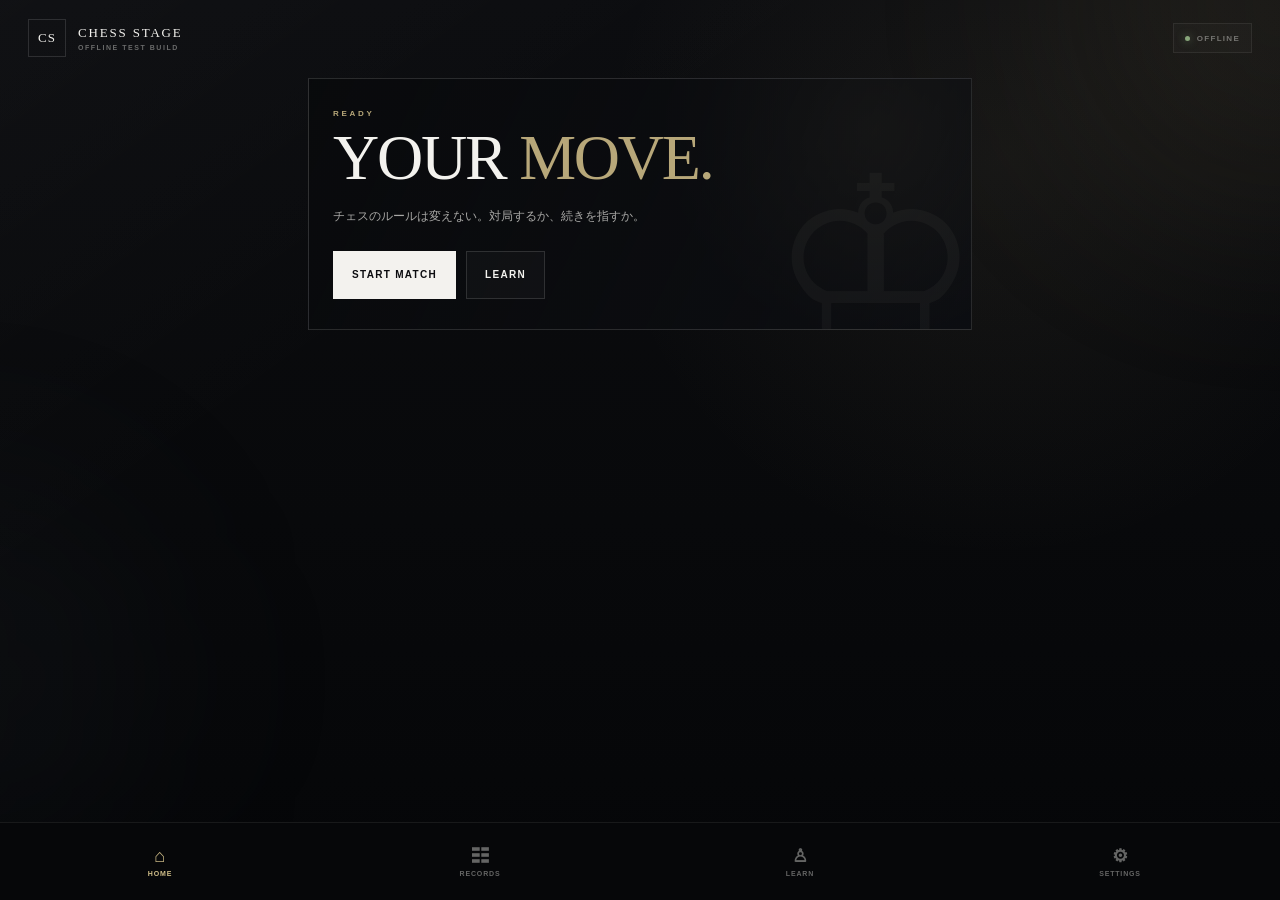
<file: index.html>
<!doctype html>
<html lang="ja">
<head>
  <meta charset="utf-8">
  <meta name="viewport" content="width=device-width, initial-scale=1, viewport-fit=cover">
  <meta name="theme-color" content="#08090b">
  <meta name="description" content="CHESS STAGE — チェスのルールは変えない。体験を変える。オフラインテストビルド。">
  <title>CHESS STAGE — Offline Build</title>
  <link rel="stylesheet" href="style.css">
  <link rel="stylesheet" href="board-polish.css">
</head>
<body>
  <div id="appShell" class="app-shell">
    <div class="ambient ambient-one"></div>
    <div class="ambient ambient-two"></div>

    <section id="mainScreen" class="screen active">
      <header class="top-header">
        <button id="brandButton" class="brand-button" type="button" aria-label="ホームへ">
          <span class="brand-mark">CS</span>
          <span class="brand-copy">
            <strong>CHESS STAGE</strong>
            <small>OFFLINE TEST BUILD</small>
          </span>
        </button>
        <span class="offline-chip"><i></i>OFFLINE</span>
      </header>

      <main id="viewRoot" class="view-root"></main>

      <nav class="bottom-nav" aria-label="メインナビゲーション">
        <button class="nav-button active" type="button" data-view="home">
          <span class="nav-icon">⌂</span><span>HOME</span>
        </button>
        <button class="nav-button" type="button" data-view="records">
          <span class="nav-icon">☷</span><span>RECORDS</span>
        </button>
        <button class="nav-button" type="button" data-view="learn">
          <span class="nav-icon">♙</span><span>LEARN</span>
        </button>
        <button class="nav-button" type="button" data-view="settings">
          <span class="nav-icon">⚙</span><span>SETTINGS</span>
        </button>
      </nav>
    </section>

    <section id="gameScreen" class="screen game-screen" aria-label="対局画面">
      <header class="game-header">
        <button id="leaveGameButton" class="icon-button" type="button" aria-label="対局を閉じる">←</button>
        <div class="game-title-block">
          <span id="gameModeLabel" class="game-mode-label">CPU MATCH</span>
          <strong id="gameStatus">WHITE TO MOVE</strong>
        </div>
        <button id="gameMenuButton" class="icon-button" type="button" aria-label="対局メニュー">•••</button>
      </header>

      <main class="game-main">
        <section id="topPlayer" class="player-strip">
          <div class="player-avatar" id="topPlayerAvatar">♚</div>
          <div class="player-copy">
            <strong id="topPlayerName">BLACK</strong>
            <span id="topCaptured" class="captured-line"></span>
          </div>
          <time id="topClock" class="player-clock">--:--</time>
        </section>

        <section class="board-stage">
          <div id="chessBoard" class="chess-board" role="grid" aria-label="チェス盤"></div>
          <div id="thinkingBadge" class="thinking-badge" aria-hidden="true"><i></i>THINKING</div>
        </section>

        <section id="bottomPlayer" class="player-strip">
          <div class="player-avatar" id="bottomPlayerAvatar">♔</div>
          <div class="player-copy">
            <strong id="bottomPlayerName">WHITE</strong>
            <span id="bottomCaptured" class="captured-line"></span>
          </div>
          <time id="bottomClock" class="player-clock active">--:--</time>
        </section>

        <section class="game-toolbar" aria-label="対局操作">
          <button id="undoButton" class="tool-button" type="button"><span>↶</span><small>UNDO</small></button>
          <button id="assistButton" class="tool-button active" type="button"><span>◎</span><small>ASSIST</small></button>
          <button id="flipBoardButton" class="tool-button" type="button"><span>↻</span><small>FLIP</small></button>
          <button id="claimDrawButton" class="tool-button" type="button" hidden><span>=</span><small>CLAIM</small></button>
        </section>

        <section class="move-panel collapsed">
          <div class="move-panel-head">
            <span>MOVE LIST</span>
            <div class="move-panel-actions">
              <button id="movePanelToggle" class="move-panel-toggle" type="button" aria-expanded="false">SHOW</button>
              <button id="copyPgnInlineButton" class="text-button" type="button">PGN COPY</button>
            </div>
          </div>
          <div id="moveList" class="move-list"><p class="empty-copy">対局を開始すると棋譜が表示されます。</p></div>
        </section>
      </main>
    </section>

    <div id="modalRoot" class="modal-root" aria-live="polite"></div>

    <div id="promotionOverlay" class="overlay" aria-hidden="true">
      <div class="dialog promotion-dialog" role="dialog" aria-modal="true" aria-labelledby="promotionTitle">
        <span class="eyebrow">PROMOTION</span>
        <h2 id="promotionTitle">昇格する駒を選択</h2>
        <div id="promotionChoices" class="promotion-choices"></div>
      </div>
    </div>

    <div id="resultOverlay" class="overlay" aria-hidden="true">
      <div class="dialog result-dialog" role="dialog" aria-modal="true" aria-labelledby="resultTitle">
        <span id="resultLabel" class="eyebrow">GAME END</span>
        <h2 id="resultTitle">CHECKMATE</h2>
        <p id="resultDescription">WHITE WINS</p>
        <div id="resultSummary" class="result-summary"></div>
        <button id="rematchButton" class="primary-button full" type="button">REMATCH</button>
        <div class="dialog-actions">
          <button id="resultRecordsButton" class="secondary-button" type="button">RECORDS</button>
          <button id="resultHomeButton" class="secondary-button" type="button">HOME</button>
        </div>
      </div>
    </div>

    <div id="toast" class="toast" role="status" aria-live="polite"><span id="toastText"></span></div>
  </div>

  <script src="engine-core.js"></script>
  <script src="engine-rules.js"></script>
  <script src="engine-ai.js"></script>
  <script src="app-core.js"></script>
  <script src="app-views.js"></script>
  <script src="app-game.js"></script>
  <script src="app-runtime.js"></script>
  <script src="app-board-polish.js"></script>
</body>
</html>
</file>
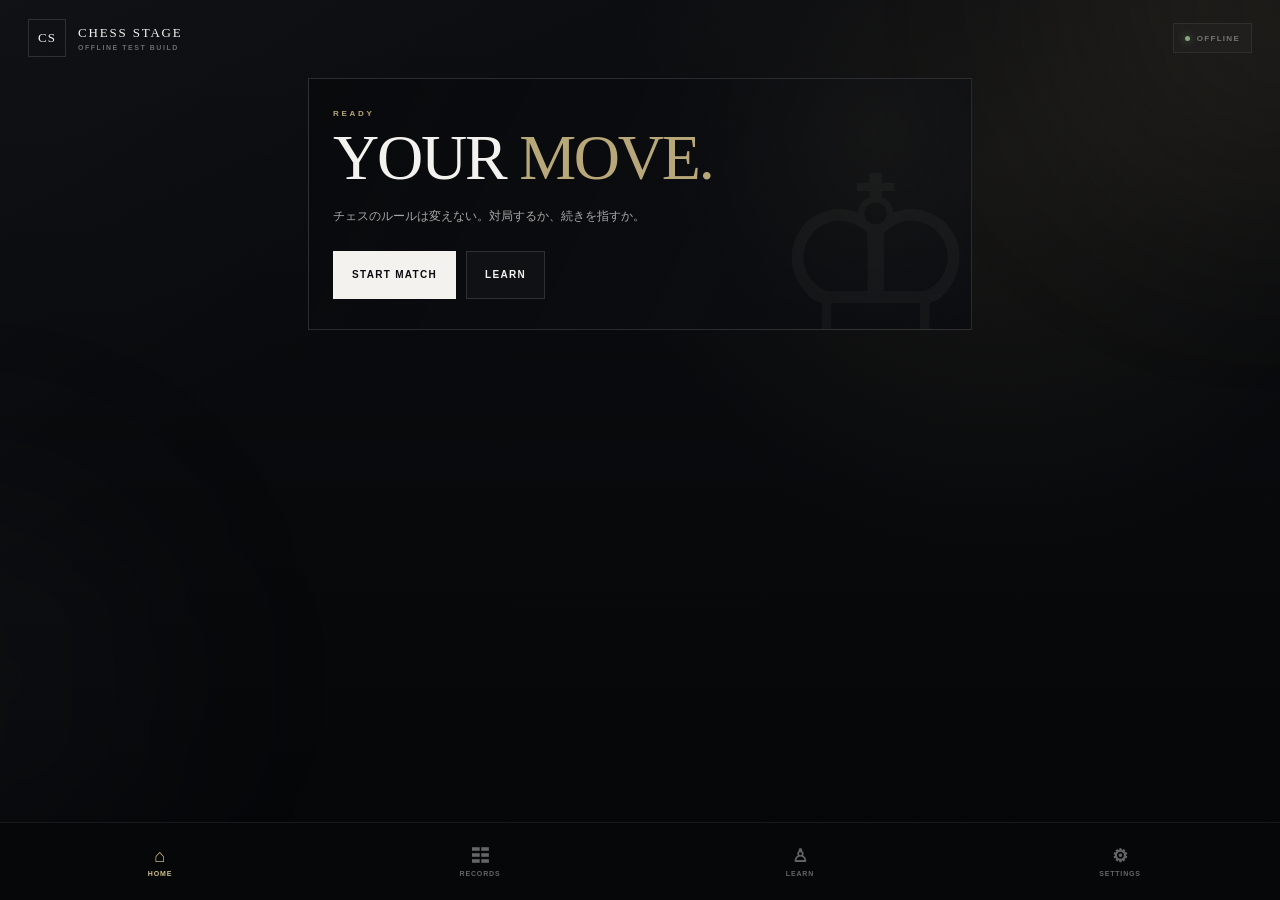
<file: easy.html>
<!DOCTYPE html>
<html lang="ja">
<head>
  <meta charset="UTF-8">
  <meta name="viewport" content="width=device-width, initial-scale=1.0, viewport-fit=cover">
  <meta name="theme-color" content="#08090b">
  <title>CHESS STAGE — EASY CPU</title>
  <style>
    html,
    body {
      width: 100%;
      height: 100%;
      margin: 0;
      overflow: hidden;
      background: #08090b;
    }

    iframe {
      display: block;
      width: 100%;
      height: 100dvh;
      border: 0;
      background: #08090b;
    }
  </style>
</head>
<body>
  <iframe
    id="gameFrame"
    src="./index.html?v=easy-integrated-v2"
    title="CHESS STAGE"
  ></iframe>

  <script>
    const gameFrame = document.getElementById("gameFrame");

    gameFrame.addEventListener("load", () => {
      const frameDocument = gameFrame.contentDocument;
      if (!frameDocument || !frameDocument.body) return;
      if (frameDocument.body.dataset.easyIntegrated === "v2") return;

      frameDocument.body.dataset.easyIntegrated = "v2";
      const patch = frameDocument.createElement("script");

      patch.textContent = `
        (() => {
          const originalCpuMove = cpuMove;
          const originalCommitMove = commitMove;
          const originalRenderBoard = renderBoard;
          const originalShowResult = showResult;

          const recordKey = "chessStageLocalRecordV1";
          const saveKey = "chessStageSavedCpuGameV3";

          let easyMode = true;
          let lastMove = null;
          let lastRecordedSessionId = null;
          let lastSavedSignature = "";
          let saveWatcher = null;
          let historyExpanded = false;

          const utilityStyle = document.createElement("style");
          utilityStyle.textContent =
            ".square.last-move {" +
            "box-shadow:" +
            "inset 0 0 0 2px rgba(211,197,151,0.56)," +
            "inset 0 0 24px rgba(211,197,151,0.22);" +
            "}" +
            ".move-history-strip {" +
            "display:flex;align-items:center;gap:10px;" +
            "width:min(100%,620px);min-height:28px;" +
            "margin:2px auto 0;padding:0 6px;" +
            "border-top:1px solid rgba(255,255,255,0.07);" +
            "border-bottom:1px solid rgba(255,255,255,0.07);" +
            "color:rgba(243,242,238,0.62);overflow:hidden;" +
            "}" +
            ".move-history-label {" +
            "flex:0 0 auto;color:rgba(243,242,238,0.34);" +
            "font-size:7px;font-weight:700;letter-spacing:0.22em;" +
            "}" +
            ".move-history-value {" +
            "min-width:0;overflow:hidden;text-overflow:ellipsis;" +
            "white-space:nowrap;font-size:9px;letter-spacing:0.08em;" +
            "}" +
            ".save-state {" +
            "flex:0 0 auto;margin-left:auto;white-space:nowrap;" +
            "color:rgba(183,167,121,0.82);" +
            "font-size:7px;font-weight:700;letter-spacing:0.14em;" +
            "}" +
            ".captured-pieces {" +
            "display:block;min-height:13px;margin-top:2px;" +
            "color:rgba(243,242,238,0.52);" +
            "font-family:Georgia,serif;font-size:12px;" +
            "line-height:1;letter-spacing:0.04em;white-space:nowrap;" +
            "}" +
            ".local-record {" +
            "display:block;margin-top:3px;" +
            "color:rgba(183,167,121,0.72);" +
            "font-size:7px;font-weight:700;letter-spacing:0.18em;" +
            "}";
          document.head.appendChild(utilityStyle);

          let localRecord = {
            wins: 0,
            losses: 0,
            draws: 0
          };

          try {
            const savedRecord = JSON.parse(localStorage.getItem(recordKey));
            if (savedRecord && typeof savedRecord === "object") {
              localRecord = {
                wins: Number(savedRecord.wins) || 0,
                losses: Number(savedRecord.losses) || 0,
                draws: Number(savedRecord.draws) || 0
              };
            }
          } catch (error) {
            console.warn("Local record could not be loaded", error);
          }

          const gameTitleBlock = document.querySelector(".game-title-block");
          let localRecordValue = document.getElementById("localRecordValue");

          if (gameTitleBlock && !localRecordValue) {
            localRecordValue = document.createElement("span");
            localRecordValue.id = "localRecordValue";
            localRecordValue.className = "local-record";
            gameTitleBlock.appendChild(localRecordValue);
          }

          function renderLocalRecord() {
            if (!localRecordValue) return;
            localRecordValue.textContent =
              "W " + localRecord.wins +
              "   L " + localRecord.losses +
              "   D " + localRecord.draws;
          }

          function saveLocalRecord() {
            try {
              localStorage.setItem(recordKey, JSON.stringify(localRecord));
            } catch (error) {
              console.warn("Local record could not be saved", error);
            }
          }

          renderLocalRecord();

          const boardStage = document.querySelector(".board-stage");
          let moveHistoryValue = null;
          let saveStateValue = null;

          if (boardStage && !document.getElementById("moveHistoryStrip")) {
            const historyStrip = document.createElement("div");
            historyStrip.id = "moveHistoryStrip";
            historyStrip.className = "move-history-strip";
            historyStrip.innerHTML =
              '<span class="move-history-label">MOVES</span>' +
              '<span id="moveHistoryValue" class="move-history-value">—</span>' +
              '<span id="saveStateValue" class="save-state">SAVE READY</span>';
            boardStage.insertAdjacentElement("afterend", historyStrip);
            moveHistoryValue = document.getElementById("moveHistoryValue");
            saveStateValue = document.getElementById("saveStateValue");
          } else {
            moveHistoryValue = document.getElementById("moveHistoryValue");
            saveStateValue = document.getElementById("saveStateValue");
          }

          function setSaveState(text) {
            if (saveStateValue) saveStateValue.textContent = text;
          }

          let capturedByBlack = document.getElementById("capturedByBlack");
          let capturedByWhite = document.getElementById("capturedByWhite");

          if (!capturedByBlack) {
            const blackPlayerCopy = document.querySelector(
              ".player-strip-top .player-copy"
            );
            if (blackPlayerCopy) {
              capturedByBlack = document.createElement("span");
              capturedByBlack.id = "capturedByBlack";
              capturedByBlack.className = "captured-pieces";
              capturedByBlack.textContent = "—";
              blackPlayerCopy.appendChild(capturedByBlack);
            }
          }

          if (!capturedByWhite) {
            const whitePlayerCopy = document.querySelector(
              ".player-strip-bottom .player-copy"
            );
            if (whitePlayerCopy) {
              capturedByWhite = document.createElement("span");
              capturedByWhite.id = "capturedByWhite";
              capturedByWhite.className = "captured-pieces";
              capturedByWhite.textContent = "—";
              whitePlayerCopy.appendChild(capturedByWhite);
            }
          }

          const initialPieceCounts = {
            Q: 1,
            R: 2,
            B: 2,
            N: 2,
            P: 8
          };

          function missingPieces(color) {
            const currentCounts = {
              Q: 0,
              R: 0,
              B: 0,
              N: 0,
              P: 0
            };

            if (!game || !game.board) return [];

            game.board.forEach((row) => {
              row.forEach((piece) => {
                if (
                  piece &&
                  piece.color === color &&
                  Object.prototype.hasOwnProperty.call(currentCounts, piece.type)
                ) {
                  currentCounts[piece.type] += 1;
                }
              });
            });

            const missing = [];
            ["Q", "R", "B", "N", "P"].forEach((type) => {
              const count = Math.max(
                0,
                initialPieceCounts[type] - currentCounts[type]
              );

              for (let index = 0; index < count; index += 1) {
                missing.push(PIECE_SYMBOLS[color + type]);
              }
            });

            return missing;
          }

          function updateCapturedPieces() {
            const whitePiecesLost = missingPieces("w");
            const blackPiecesLost = missingPieces("b");

            if (capturedByBlack) {
              capturedByBlack.textContent = whitePiecesLost.length
                ? whitePiecesLost.join("")
                : "—";
            }

            if (capturedByWhite) {
              capturedByWhite.textContent = blackPiecesLost.length
                ? blackPiecesLost.join("")
                : "—";
            }
          }

          function formatMove(move, index) {
            const moveNumber = Math.floor(index / 2) + 1;
            const prefix = index % 2 === 0 ? moveNumber + ". " : "… ";

            if (move.castle) {
              const castleText = move.castle.toLowerCase() === "q"
                ? "O-O-O"
                : "O-O";
              return prefix + castleText;
            }

            const separator = move.capture ? "×" : "–";
            const promotion = move.promotion ? "=" + move.promotion : "";
            return prefix + move.from.toUpperCase() + separator +
              move.to.toUpperCase() + promotion;
          }

          function updateMoveHistory() {
  if (!moveHistoryValue) return;

  const historyStripControl = document.getElementById("moveHistoryStrip");
  const historyLabel = historyStripControl
    ? historyStripControl.querySelector(".move-history-label")
    : null;

  if (!game || !game.history || game.history.length === 0) {
    moveHistoryValue.textContent = "—";
    if (historyLabel) historyLabel.textContent = "MOVES";
    return;
  }

  const start = historyExpanded
    ? 0
    : Math.max(0, game.history.length - 4);

  moveHistoryValue.textContent = game.history
    .slice(start)
    .map((move, offset) => formatMove(move, start + offset))
    .join("   ");

  if (historyLabel) {
    historyLabel.textContent = historyExpanded ? "ALL MOVES" : "MOVES";
  }
}

const moveHistoryStripControl = document.getElementById("moveHistoryStrip");

if (moveHistoryStripControl) {
  moveHistoryStripControl.style.cursor = "pointer";
  moveHistoryStripControl.setAttribute("role", "button");
  moveHistoryStripControl.setAttribute("tabindex", "0");
  moveHistoryStripControl.setAttribute(
    "aria-label",
    "棋譜の全手表示を切り替える"
  );

  function toggleMoveHistory() {
    if (!game || !game.history || game.history.length === 0) {
      showToast("NO MOVES YET");
      return;
    }

    historyExpanded = !historyExpanded;
    moveHistoryValue.style.overflowX = historyExpanded ? "auto" : "hidden";
    moveHistoryValue.style.textOverflow = historyExpanded ? "clip" : "ellipsis";
    moveHistoryValue.style.webkitOverflowScrolling = "touch";
    updateMoveHistory();

    if (historyExpanded) {
      setTimeout(() => {
        moveHistoryValue.scrollLeft = moveHistoryValue.scrollWidth;
      }, 0);
    } else {
      moveHistoryValue.scrollLeft = 0;
    }

    showToast(historyExpanded ? "FULL MOVE HISTORY" : "RECENT MOVES");
  }

  moveHistoryStripControl.addEventListener("click", toggleMoveHistory);
  moveHistoryStripControl.addEventListener("keydown", (event) => {
    if (event.key === "Enter" || event.key === " ") {
      event.preventDefault();
      toggleMoveHistory();
    }
  });
}

function difficultyText() {
            return easyMode ? "EASY" : "NORMAL";
          }

          function saveSignature() {
            if (!game) return "";
            return JSON.stringify({
              difficulty: difficultyText(),
              game
            });
          }

          function clearSavedGame() {
            try {
              localStorage.removeItem(saveKey);
              lastSavedSignature = "";
              setSaveState("SAVE READY");
            } catch (error) {
              console.warn("Saved game could not be cleared", error);
              setSaveState("SAVE ERROR");
            }
          }

          function saveCurrentGame() {
            try {
              if (
                !game ||
                game.over ||
                !game.history ||
                game.history.length === 0
              ) {
                if (!game || !game.history || game.history.length === 0) {
                  setSaveState("SAVE READY");
                }
                return false;
              }

              const signature = saveSignature();
              if (signature === lastSavedSignature) {
                return true;
              }

              localStorage.setItem(
                saveKey,
                JSON.stringify({
                  version: 3,
                  savedAt: Date.now(),
                  difficulty: difficultyText(),
                  game
                })
              );
              lastSavedSignature = signature;
              setSaveState("SAVED");
              return true;
            } catch (error) {
              console.warn("Game could not be saved", error);
              setSaveState("SAVE ERROR");
              return false;
            }
          }

          renderBoard = function patchedRenderBoard() {
            originalRenderBoard();
            updateMoveHistory();
            updateCapturedPieces();

            if (!game || !game.history || game.history.length === 0) {
              lastMove = null;
              return;
            }

            const latestMove = game.history[game.history.length - 1];
            lastMove = {
              from: latestMove.from,
              to: latestMove.to
            };

            [lastMove.from, lastMove.to].forEach((squareName) => {
              const square = document.querySelector(
                '.square[data-square="' + squareName + '"]'
              );
              if (square) square.classList.add("last-move");
            });
          };

          commitMove = function patchedCommitMove(move) {
            lastMove = {
              from: move.from,
              to: move.to
            };
            originalCommitMove(move);
            setTimeout(saveCurrentGame, 0);
          };

          showResult = function patchedShowResult(end) {
            clearSavedGame();
            originalShowResult(end);

            if (
              !end ||
              !end.over ||
              lastRecordedSessionId === gameSessionId
            ) {
              return;
            }

            lastRecordedSessionId = gameSessionId;

            if (end.winner === "w") {
              localRecord.wins += 1;
            } else if (end.winner === "b") {
              localRecord.losses += 1;
            } else {
              localRecord.draws += 1;
            }

            saveLocalRecord();
            renderLocalRecord();
          };

          const controls = document.querySelector(".game-controls");
          let difficultyButton = document.getElementById("difficultyButton");

          if (controls && !difficultyButton) {
            controls.style.gridTemplateColumns = "repeat(3, minmax(0, 1fr))";

            difficultyButton = document.createElement("button");
            difficultyButton.id = "difficultyButton";
            difficultyButton.className = "control-button active";
            difficultyButton.type = "button";
            difficultyButton.innerHTML =
              '<span class="control-label">LEVEL</span>' +
              '<span id="difficultyState" class="control-value">EASY</span>';

            controls.insertBefore(difficultyButton, controls.lastElementChild);
          }

          function renderDifficulty() {
            const difficultyState = document.getElementById("difficultyState");
            if (difficultyState) {
              difficultyState.textContent = difficultyText();
            }
            if (difficultyButton) {
              difficultyButton.classList.toggle("active", easyMode);
            }
          }

          if (difficultyButton) {
            difficultyButton.addEventListener("click", () => {
              easyMode = !easyMode;
              renderDifficulty();
              showToast(easyMode ? "CPU LEVEL — EASY" : "CPU LEVEL — NORMAL");
              setTimeout(saveCurrentGame, 0);
            });
          }

          const originalFlipButton = document.getElementById("flipBoardButton");
          let undoButton = null;

          if (originalFlipButton) {
            undoButton = originalFlipButton.cloneNode(true);
            originalFlipButton.replaceWith(undoButton);
            undoButton.textContent = "↶";
            undoButton.setAttribute("aria-label", "1ターン戻す");
            undoButton.style.opacity = "1";
            undoButton.style.cursor = "pointer";
          }

          function cleanMove(move) {
            return {
              from: move.from,
              to: move.to,
              promotion: move.promotion,
              enPassant: move.enPassant,
              castle: move.castle
            };
          }

          function undoPlayerTurn() {
            if (!game || !game.history || game.history.length === 0) {
              showToast("NO TURN TO UNDO");
              return;
            }

            if (pendingPromotion) {
              showToast("FINISH PROMOTION FIRST");
              return;
            }

            if (game.over) {
              showToast("GAME ALREADY ENDED");
              return;
            }

            const removeCount = game.turn === "b" || cpuThinking ? 1 : 2;
            const keepCount = Math.max(0, game.history.length - removeCount);
            const retainedMoves = game.history
              .slice(0, keepCount)
              .map(cleanMove);

            gameSessionId += 1;
            clearGameTimers();
            cpuThinking = false;
            selectedSquare = null;
            legalTargets = [];
            pendingPromotion = null;
            hidePromotion();
            hideResult();

            let rebuiltGame = createGameFromFen(START_FEN);
            retainedMoves.forEach((move) => {
              rebuiltGame = applyMove(rebuiltGame, move);
            });

            game = rebuiltGame;
            boardFlipped = false;
            renderBoard();

            if (game.history.length === 0) {
              clearSavedGame();
            } else {
              lastSavedSignature = "";
              saveCurrentGame();
            }

            showToast(removeCount === 1 ? "MOVE UNDONE" : "TURN UNDONE");
          }

          if (undoButton) {
            undoButton.addEventListener("click", undoPlayerTurn);
          }

          function restoreSavedGame() {
            let saved = null;

            try {
              saved = JSON.parse(localStorage.getItem(saveKey));
            } catch (error) {
              console.warn("Saved game could not be read", error);
              clearSavedGame();
              return false;
            }

            if (
              !saved ||
              saved.version !== 3 ||
              !saved.game ||
              !Array.isArray(saved.game.board) ||
              !Array.isArray(saved.game.history) ||
              saved.game.history.length === 0 ||
              saved.game.over
            ) {
              setSaveState("SAVE READY");
              return false;
            }

            easyMode = saved.difficulty !== "NORMAL";
            renderDifficulty();

            gameSessionId += 1;
            clearGameTimers();
            game = saved.game;
            game.over = false;
            selectedSquare = null;
            legalTargets = [];
            pendingPromotion = null;
            cpuThinking = false;
            boardFlipped = false;
            hidePromotion();
            hideResult();

            const home = document.getElementById("homeScreen");
            const gameView = document.getElementById("gameScreen");
            if (home) home.classList.remove("active");
            if (gameView) gameView.classList.add("active");

            renderBoard();
            lastSavedSignature = saveSignature();
            setSaveState("RESTORED");
            showToast("GAME RESTORED");

            if (game.turn === "b") {
              scheduleCpuMove();
            }

            return true;
          }

          const newGameButton = document.getElementById("localMatchButton");
          const rematch = document.getElementById("rematchButton");

          if (newGameButton) {
            newGameButton.addEventListener("click", clearSavedGame, true);
          }

          if (rematch) {
            rematch.addEventListener("click", clearSavedGame, true);
          }

          document.addEventListener("visibilitychange", () => {
            if (document.visibilityState === "hidden") {
              saveCurrentGame();
            }
          });

          window.addEventListener("pagehide", saveCurrentGame);
          window.addEventListener("beforeunload", saveCurrentGame);

          if (saveWatcher === null) {
            saveWatcher = setInterval(saveCurrentGame, 250);
          }

          cpuMove = function patchedCpuMove() {
            if (!easyMode) {
              originalCpuMove();
              return;
            }

            if (!game || game.over || game.turn !== "b") {
              cpuThinking = false;
              if (game) renderStatus();
              return;
            }

            try {
              const moves = legalMoves(game);

              if (!moves.length) {
                const end = gameEndState(game);
                game.over = end.over;
                cpuThinking = false;
                renderBoard();
                if (end.over) showResult(end);
                return;
              }

              const values = {
                P: 100,
                N: 320,
                B: 330,
                R: 500,
                Q: 900,
                K: 20000
              };

              function materialValue(state) {
                let score = 0;

                for (let r = 0; r < 8; r += 1) {
                  for (let c = 0; c < 8; c += 1) {
                    const piece = state.board[r][c];
                    if (!piece) continue;
                    const value = values[piece.type] || 0;
                    score += piece.color === "b" ? value : -value;
                  }
                }

                return score;
              }

              const scoredMoves = moves.map((move) => {
                const choice = {
                  ...move,
                  promotion: move.promotion ? "Q" : move.promotion
                };

                const afterCpu = applyMove(game, choice);
                const end = gameEndState(afterCpu);

                if (end.over && end.winner === "b") {
                  return { move: choice, score: 1000000 };
                }

                if (end.over) {
                  return { move: choice, score: 0 };
                }

                const whiteMoves = legalMoves(afterCpu);
                let worstReply = materialValue(afterCpu);

                if (isInCheck(afterCpu, "w")) {
                  worstReply += 24;
                }

                if (whiteMoves.length) {
                  worstReply = Infinity;

                  whiteMoves.forEach((whiteMove) => {
                    const whiteChoice = {
                      ...whiteMove,
                      promotion: whiteMove.promotion ? "Q" : whiteMove.promotion
                    };
                    const afterWhite = applyMove(afterCpu, whiteChoice);
                    const whiteEnd = gameEndState(afterWhite);
                    let replyScore = materialValue(afterWhite);

                    if (whiteEnd.over && whiteEnd.winner === "w") {
                      replyScore = -1000000;
                    } else if (whiteEnd.over) {
                      replyScore = 0;
                    }

                    worstReply = Math.min(worstReply, replyScore);
                  });
                }

                return { move: choice, score: worstReply };
              });

              scoredMoves.sort((a, b) => b.score - a.score);

              const poolSize = Math.min(
                scoredMoves.length,
                Math.max(4, Math.ceil(scoredMoves.length * 0.4))
              );
              const candidatePool = scoredMoves.slice(0, poolSize);
              const chosen = candidatePool[
                Math.floor(Math.random() * candidatePool.length)
              ].move;

              commitMove(chosen);
            } catch (error) {
              cpuThinking = false;
              console.error("Easy CPU move failed", error);
              renderStatus();
              showToast("CPU MOVE ERROR");
            }
          };

          boardFlipped = false;
          renderDifficulty();
          setSaveState("SAVE READY");
          restoreSavedGame();
        })();
      `;

      frameDocument.body.appendChild(patch);
    });
  </script>
</body>
</html>
</file>
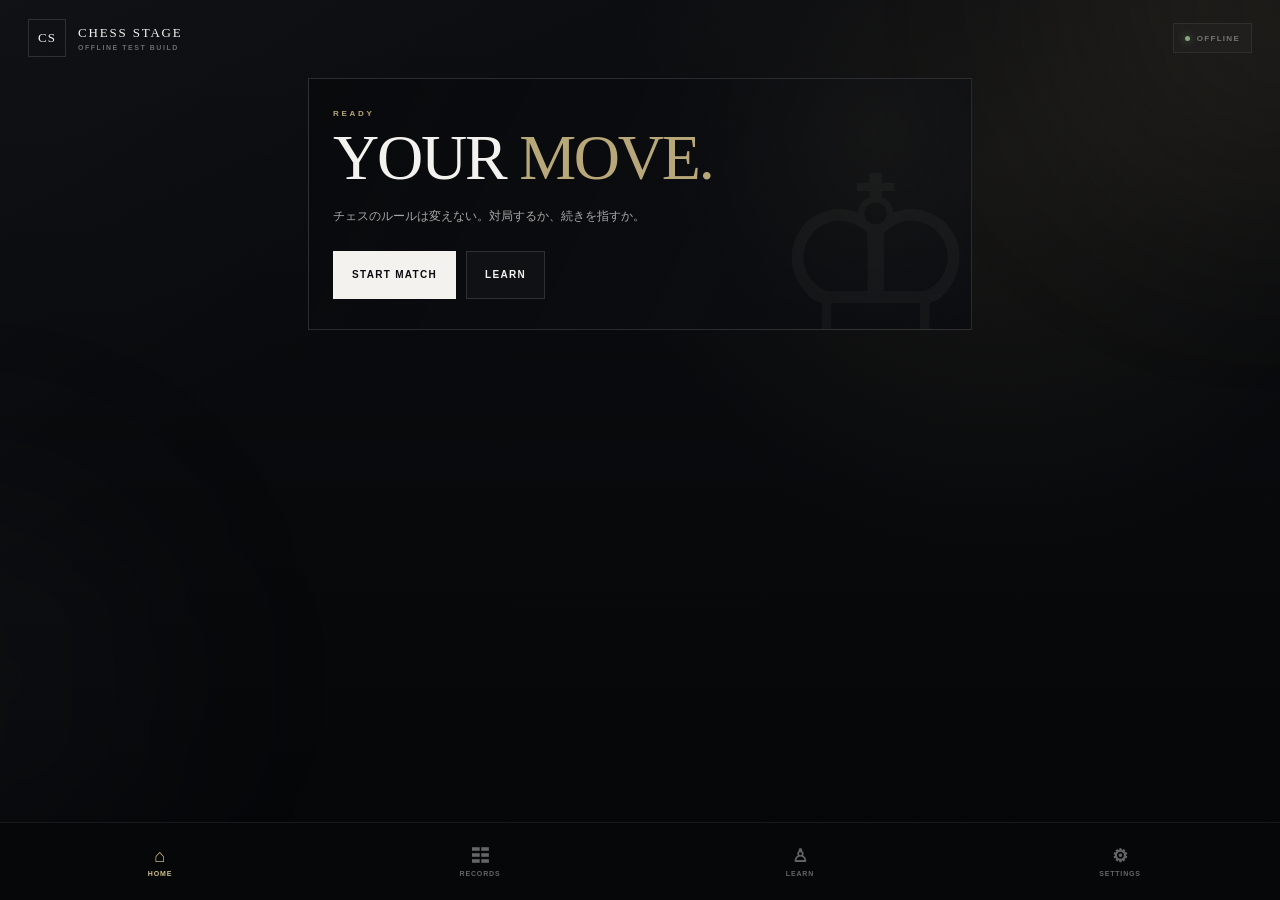
<file: play-v2.html>
<!DOCTYPE html>
<html lang="ja">
<head>
  <meta charset="UTF-8">
  <meta name="viewport" content="width=device-width, initial-scale=1.0, viewport-fit=cover">
  <meta name="theme-color" content="#08090b">
  <title>CHESS STAGE — CPU TEST V2</title>
  <style>
    html,
    body {
      width: 100%;
      height: 100%;
      margin: 0;
      overflow: hidden;
      background: #08090b;
    }

    iframe {
      display: block;
      width: 100%;
      height: 100dvh;
      border: 0;
      background: #08090b;
    }
  </style>
</head>
<body>
  <iframe
    id="easyFrame"
    src="./easy.html?v=cpu-test-v2"
    title="CHESS STAGE"
  ></iframe>

  <script>
    const easyFrame = document.getElementById("easyFrame");
    const buildId = "cpu-test-v2";
    let indexCacheBusted = false;
    let installTimer = null;

    function injectUndoPatch(gameDocument) {
      if (
        !gameDocument ||
        !gameDocument.body ||
        gameDocument.body.dataset.undoPatchV2 === buildId
      ) {
        return false;
      }

      const flipButton = gameDocument.getElementById("flipBoardButton");
      if (!flipButton) return false;

      gameDocument.body.dataset.undoPatchV2 = buildId;

      const patch = gameDocument.createElement("script");
      patch.textContent = `
        (() => {
          const originalFlipButton = document.getElementById("flipBoardButton");
          if (!originalFlipButton) return;

          const undoButton = originalFlipButton.cloneNode(true);
          originalFlipButton.replaceWith(undoButton);

          undoButton.dataset.cpuUndoReady = "v2";
          undoButton.textContent = "↶";
          undoButton.setAttribute("aria-label", "1ターン戻す");
          undoButton.style.opacity = "1";
          undoButton.style.cursor = "pointer";

          boardFlipped = false;
          renderBoard();

          function cleanMove(move) {
            return {
              from: move.from,
              to: move.to,
              promotion: move.promotion,
              enPassant: move.enPassant,
              castle: move.castle
            };
          }

          function undoPlayerTurn() {
            if (!game || !game.history || game.history.length === 0) {
              showToast("NO TURN TO UNDO");
              return;
            }

            if (pendingPromotion) {
              showToast("FINISH PROMOTION FIRST");
              return;
            }

            if (game.over) {
              showToast("GAME ALREADY ENDED");
              return;
            }

            const removeCount = game.turn === "b" || cpuThinking ? 1 : 2;
            const keepCount = Math.max(0, game.history.length - removeCount);
            const retainedMoves = game.history
              .slice(0, keepCount)
              .map(cleanMove);

            gameSessionId += 1;
            clearGameTimers();
            cpuThinking = false;
            selectedSquare = null;
            legalTargets = [];
            pendingPromotion = null;
            hidePromotion();
            hideResult();

            let rebuiltGame = createGameFromFen(START_FEN);
            retainedMoves.forEach((move) => {
              rebuiltGame = applyMove(rebuiltGame, move);
            });

            game = rebuiltGame;
            boardFlipped = false;
            renderBoard();
            showToast(removeCount === 1 ? "MOVE UNDONE" : "TURN UNDONE");
          }

          undoButton.addEventListener("click", undoPlayerTurn);
        })();
      `;

      gameDocument.body.appendChild(patch);
      return true;
    }

    function installCpuUndo() {
      try {
        const easyDocument = easyFrame.contentDocument;
        if (!easyDocument) return;

        const gameFrame = easyDocument.getElementById("gameFrame");
        if (!gameFrame) return;

        if (!indexCacheBusted) {
          indexCacheBusted = true;
          gameFrame.src = "./index.html?v=" + buildId;
          return;
        }

        const gameDocument = gameFrame.contentDocument;
        if (injectUndoPatch(gameDocument)) {
          clearInterval(installTimer);
          installTimer = null;
        }
      } catch (error) {
        console.warn("CPU controls are still loading", error);
      }
    }

    easyFrame.addEventListener("load", installCpuUndo);
    installTimer = setInterval(installCpuUndo, 100);
    setTimeout(() => {
      if (installTimer) {
        clearInterval(installTimer);
        installTimer = null;
      }
    }, 10000);
  </script>
</body>
</html>
</file>
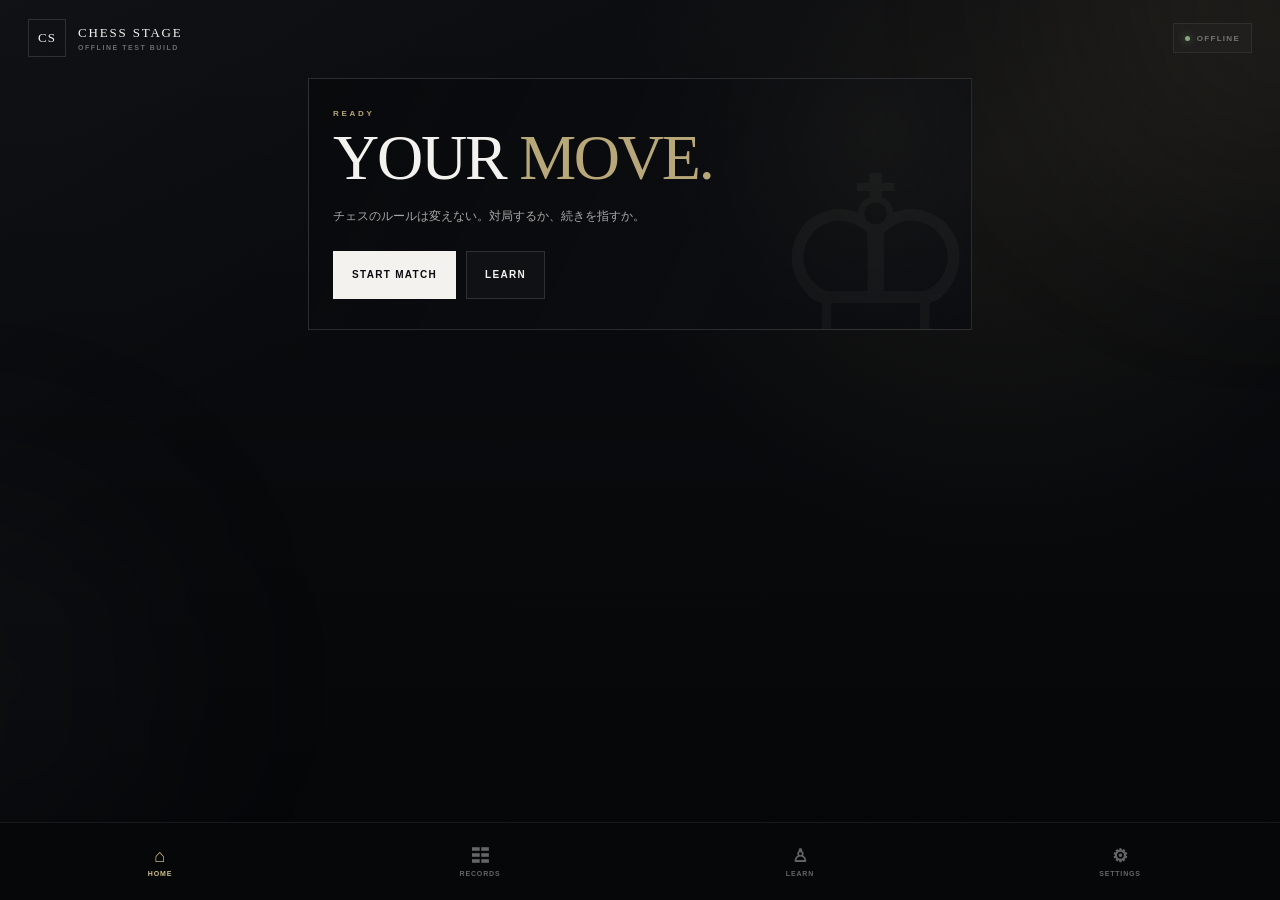
<file: play-v3.html>
<!DOCTYPE html>
<html lang="ja">
<head>
  <meta charset="UTF-8">
  <meta name="viewport" content="width=device-width, initial-scale=1.0, viewport-fit=cover">
  <meta name="theme-color" content="#08090b">
  <title>CHESS STAGE — CPU SAVE TEST</title>
  <style>
    html,
    body {
      width: 100%;
      height: 100%;
      margin: 0;
      overflow: hidden;
      background: #08090b;
    }

    iframe {
      display: block;
      width: 100%;
      height: 100dvh;
      border: 0;
      background: #08090b;
    }
  </style>
</head>
<body>
  <iframe
    id="easyFrame"
    src="./easy.html?v=cpu-save-v3"
    title="CHESS STAGE"
  ></iframe>

  <script>
    const easyFrame = document.getElementById("easyFrame");
    const buildId = "cpu-save-v3";
    let indexCacheBusted = false;
    let installTimer = null;

    function injectCpuSavePatch(gameDocument) {
      if (
        !gameDocument ||
        !gameDocument.body ||
        gameDocument.body.dataset.cpuSavePatch === buildId
      ) {
        return false;
      }

      const flipButton = gameDocument.getElementById("flipBoardButton");
      const difficultyButton = gameDocument.getElementById("difficultyButton");

      if (!flipButton || !difficultyButton) return false;

      gameDocument.body.dataset.cpuSavePatch = buildId;

      const patch = gameDocument.createElement("script");
      patch.textContent = `
        (() => {
          const saveKey = "chessStageSavedCpuGameV1";
          const originalCommitMoveV3 = commitMove;
          const originalShowResultV3 = showResult;

          const originalFlipButton = document.getElementById("flipBoardButton");
          const undoButton = originalFlipButton.cloneNode(true);
          originalFlipButton.replaceWith(undoButton);

          undoButton.dataset.cpuUndoReady = "v3";
          undoButton.textContent = "↶";
          undoButton.setAttribute("aria-label", "1ターン戻す");
          undoButton.style.opacity = "1";
          undoButton.style.cursor = "pointer";

          boardFlipped = false;
          renderBoard();

          function removeSavedGame() {
            try {
              localStorage.removeItem(saveKey);
            } catch (error) {
              console.warn("Saved game could not be removed", error);
            }
          }

          function saveCurrentGame() {
            try {
              if (
                !game ||
                game.over ||
                !game.history ||
                game.history.length === 0
              ) {
                removeSavedGame();
                return;
              }

              const difficultyState = document.getElementById("difficultyState");
              const difficulty = difficultyState
                ? difficultyState.textContent
                : "EASY";

              localStorage.setItem(
                saveKey,
                JSON.stringify({
                  version: 1,
                  savedAt: Date.now(),
                  difficulty,
                  game
                })
              );
            } catch (error) {
              console.warn("Game could not be saved", error);
            }
          }

          window.chessStageSaveCpuGame = saveCurrentGame;

          commitMove = function patchedCommitMoveV3(move) {
            originalCommitMoveV3(move);
            setTimeout(saveCurrentGame, 0);
          };

          showResult = function patchedShowResultV3(end) {
            removeSavedGame();
            originalShowResultV3(end);
          };

          const difficultyButton = document.getElementById("difficultyButton");
          if (difficultyButton) {
            difficultyButton.addEventListener("click", () => {
              setTimeout(saveCurrentGame, 0);
            });
          }

          if (localMatchButton) {
            localMatchButton.addEventListener("click", removeSavedGame, true);
          }

          if (rematchButton) {
            rematchButton.addEventListener("click", removeSavedGame, true);
          }

          function cleanMove(move) {
            return {
              from: move.from,
              to: move.to,
              promotion: move.promotion,
              enPassant: move.enPassant,
              castle: move.castle
            };
          }

          function undoPlayerTurn() {
            if (!game || !game.history || game.history.length === 0) {
              showToast("NO TURN TO UNDO");
              return;
            }

            if (pendingPromotion) {
              showToast("FINISH PROMOTION FIRST");
              return;
            }

            if (game.over) {
              showToast("GAME ALREADY ENDED");
              return;
            }

            const removeCount = game.turn === "b" || cpuThinking ? 1 : 2;
            const keepCount = Math.max(0, game.history.length - removeCount);
            const retainedMoves = game.history
              .slice(0, keepCount)
              .map(cleanMove);

            gameSessionId += 1;
            clearGameTimers();
            cpuThinking = false;
            selectedSquare = null;
            legalTargets = [];
            pendingPromotion = null;
            hidePromotion();
            hideResult();

            let rebuiltGame = createGameFromFen(START_FEN);
            retainedMoves.forEach((move) => {
              rebuiltGame = applyMove(rebuiltGame, move);
            });

            game = rebuiltGame;
            boardFlipped = false;
            renderBoard();
            saveCurrentGame();
            showToast(removeCount === 1 ? "MOVE UNDONE" : "TURN UNDONE");
          }

          undoButton.addEventListener("click", undoPlayerTurn);

          function restoreSavedGame() {
            let savedGame = null;

            try {
              savedGame = JSON.parse(localStorage.getItem(saveKey));
            } catch (error) {
              console.warn("Saved game could not be read", error);
              removeSavedGame();
              return;
            }

            if (
              !savedGame ||
              !savedGame.game ||
              !Array.isArray(savedGame.game.board) ||
              !Array.isArray(savedGame.game.history) ||
              savedGame.game.history.length === 0 ||
              savedGame.game.over
            ) {
              return;
            }

            const difficultyState = document.getElementById("difficultyState");
            if (
              savedGame.difficulty === "NORMAL" &&
              difficultyState &&
              difficultyState.textContent !== "NORMAL" &&
              difficultyButton
            ) {
              difficultyButton.click();
            }

            gameSessionId += 1;
            clearGameTimers();
            game = savedGame.game;
            game.over = false;
            selectedSquare = null;
            legalTargets = [];
            pendingPromotion = null;
            cpuThinking = false;
            boardFlipped = false;
            hidePromotion();
            hideResult();

            homeScreen.classList.remove("active");
            gameScreen.classList.add("active");
            renderBoard();
            saveCurrentGame();
            showToast("GAME RESTORED");

            if (game.turn === "b") {
              scheduleCpuMove();
            }
          }

          setTimeout(restoreSavedGame, 0);
        })();
      `;

      gameDocument.body.appendChild(patch);
      return true;
    }

    function installCpuSave() {
      try {
        const easyDocument = easyFrame.contentDocument;
        if (!easyDocument) return;

        const gameFrame = easyDocument.getElementById("gameFrame");
        if (!gameFrame) return;

        if (!indexCacheBusted) {
          indexCacheBusted = true;
          gameFrame.src = "./index.html?v=" + buildId;
          return;
        }

        const gameDocument = gameFrame.contentDocument;
        if (injectCpuSavePatch(gameDocument)) {
          clearInterval(installTimer);
          installTimer = null;
        }
      } catch (error) {
        console.warn("CPU save controls are still loading", error);
      }
    }

    easyFrame.addEventListener("load", installCpuSave);
    installTimer = setInterval(installCpuSave, 100);

    setTimeout(() => {
      if (installTimer) {
        clearInterval(installTimer);
        installTimer = null;
      }
    }, 10000);
  </script>
</body>
</html>
</file>
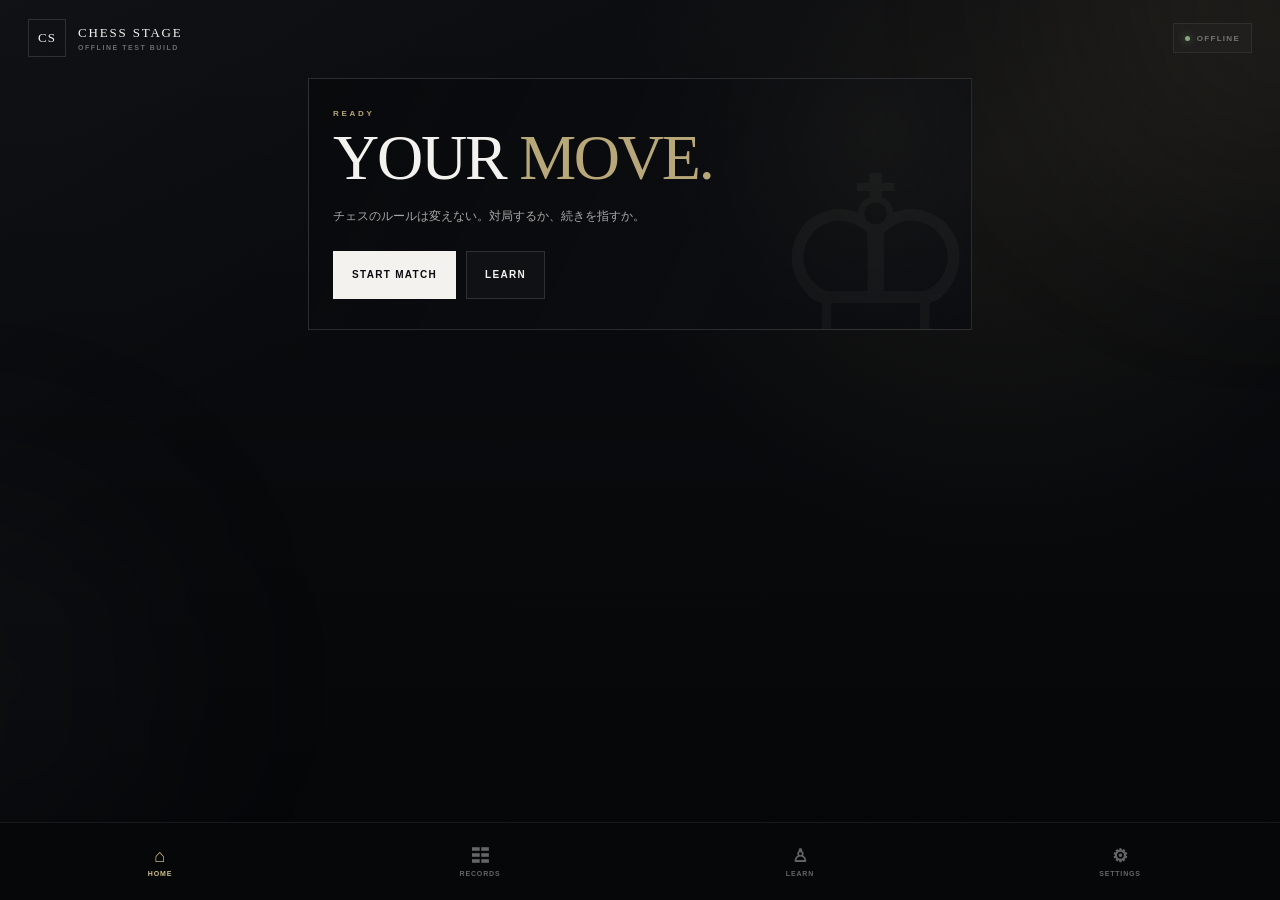
<file: play-v4.html>
<!DOCTYPE html>
<html lang="ja">
<head>
  <meta charset="UTF-8">
  <meta name="viewport" content="width=device-width, initial-scale=1.0, viewport-fit=cover">
  <meta name="theme-color" content="#08090b">
  <title>CHESS STAGE — CPU SAVE V4</title>
  <style>
    html,
    body {
      width: 100%;
      height: 100%;
      margin: 0;
      overflow: hidden;
      background: #08090b;
    }

    iframe {
      display: block;
      width: 100%;
      height: 100dvh;
      border: 0;
      background: #08090b;
    }
  </style>
</head>
<body>
  <iframe
    id="easyFrame"
    src="./easy.html?v=cpu-save-v4"
    title="CHESS STAGE"
  ></iframe>

  <script>
    const easyFrame = document.getElementById("easyFrame");
    const buildId = "cpu-save-v4";
    let indexCacheBusted = false;
    let installTimer = null;

    function injectPatch(gameDocument) {
      if (
        !gameDocument ||
        !gameDocument.body ||
        gameDocument.body.dataset.cpuSavePatch === buildId
      ) {
        return false;
      }

      const flipButton = gameDocument.getElementById("flipBoardButton");
      const difficultyButton = gameDocument.getElementById("difficultyButton");

      if (!flipButton || !difficultyButton) return false;

      gameDocument.body.dataset.cpuSavePatch = buildId;

      const patch = gameDocument.createElement("script");
      patch.textContent = `
        (() => {
          const saveKey = "chessStageSavedCpuGameV2";
          let lastSavedSnapshot = "";
          let saveTimer = null;

          const titleBlock = document.querySelector(".game-title-block");
          let saveState = document.getElementById("saveStateIndicator");

          if (titleBlock && !saveState) {
            saveState = document.createElement("span");
            saveState.id = "saveStateIndicator";
            saveState.className = "local-record";
            saveState.style.display = "block";
            saveState.style.marginTop = "3px";
            saveState.style.color = "rgba(183,167,121,0.82)";
            saveState.style.fontSize = "7px";
            saveState.style.fontWeight = "700";
            saveState.style.letterSpacing = "0.16em";
            titleBlock.appendChild(saveState);
          }

          function setSaveState(text) {
            if (saveState) saveState.textContent = text;
          }

          function getDifficulty() {
            const state = document.getElementById("difficultyState");
            return state ? state.textContent : "EASY";
          }

          function buildPayload() {
            return {
              version: 2,
              savedAt: Date.now(),
              difficulty: getDifficulty(),
              game
            };
          }

          function clearSavedGame() {
            try {
              localStorage.removeItem(saveKey);
              lastSavedSnapshot = "";
              setSaveState("SAVE READY");
            } catch (error) {
              console.warn("Saved game could not be cleared", error);
              setSaveState("SAVE ERROR");
            }
          }

          function saveNow() {
            try {
              if (
                !game ||
                game.over ||
                !game.history ||
                game.history.length === 0
              ) {
                return false;
              }

              const payload = buildPayload();
              const snapshot = JSON.stringify(payload);

              if (snapshot === lastSavedSnapshot) {
                return true;
              }

              localStorage.setItem(saveKey, snapshot);
              lastSavedSnapshot = snapshot;
              setSaveState("SAVED");
              return true;
            } catch (error) {
              console.warn("Game could not be saved", error);
              setSaveState("SAVE ERROR");
              return false;
            }
          }

          const originalFlipButton = document.getElementById("flipBoardButton");
          const undoButton = originalFlipButton.cloneNode(true);
          originalFlipButton.replaceWith(undoButton);

          undoButton.dataset.cpuUndoReady = "v4";
          undoButton.textContent = "↶";
          undoButton.setAttribute("aria-label", "1ターン戻す");
          undoButton.style.opacity = "1";
          undoButton.style.cursor = "pointer";

          boardFlipped = false;
          renderBoard();

          function cleanMove(move) {
            return {
              from: move.from,
              to: move.to,
              promotion: move.promotion,
              enPassant: move.enPassant,
              castle: move.castle
            };
          }

          function undoPlayerTurn() {
            if (!game || !game.history || game.history.length === 0) {
              showToast("NO TURN TO UNDO");
              return;
            }

            if (pendingPromotion) {
              showToast("FINISH PROMOTION FIRST");
              return;
            }

            if (game.over) {
              showToast("GAME ALREADY ENDED");
              return;
            }

            const removeCount = game.turn === "b" || cpuThinking ? 1 : 2;
            const keepCount = Math.max(0, game.history.length - removeCount);
            const retainedMoves = game.history
              .slice(0, keepCount)
              .map(cleanMove);

            gameSessionId += 1;
            clearGameTimers();
            cpuThinking = false;
            selectedSquare = null;
            legalTargets = [];
            pendingPromotion = null;
            hidePromotion();
            hideResult();

            let rebuiltGame = createGameFromFen(START_FEN);
            retainedMoves.forEach((move) => {
              rebuiltGame = applyMove(rebuiltGame, move);
            });

            game = rebuiltGame;
            boardFlipped = false;
            renderBoard();

            if (game.history.length === 0) {
              clearSavedGame();
            } else {
              lastSavedSnapshot = "";
              saveNow();
            }

            showToast(removeCount === 1 ? "MOVE UNDONE" : "TURN UNDONE");
          }

          undoButton.addEventListener("click", undoPlayerTurn);

          function restoreSavedGame() {
            let saved = null;

            try {
              saved = JSON.parse(localStorage.getItem(saveKey));
            } catch (error) {
              console.warn("Saved game could not be read", error);
              clearSavedGame();
              return false;
            }

            if (
              !saved ||
              saved.version !== 2 ||
              !saved.game ||
              !Array.isArray(saved.game.board) ||
              !Array.isArray(saved.game.history) ||
              saved.game.history.length === 0 ||
              saved.game.over
            ) {
              setSaveState("SAVE READY");
              return false;
            }

            const difficultyState = document.getElementById("difficultyState");
            const difficultyButton = document.getElementById("difficultyButton");

            if (
              saved.difficulty === "NORMAL" &&
              difficultyState &&
              difficultyState.textContent !== "NORMAL" &&
              difficultyButton
            ) {
              difficultyButton.click();
            }

            gameSessionId += 1;
            clearGameTimers();
            game = saved.game;
            game.over = false;
            selectedSquare = null;
            legalTargets = [];
            pendingPromotion = null;
            cpuThinking = false;
            boardFlipped = false;
            hidePromotion();
            hideResult();

            homeScreen.classList.remove("active");
            gameScreen.classList.add("active");
            renderBoard();

            lastSavedSnapshot = JSON.stringify(saved);
            setSaveState("RESTORED");
            showToast("GAME RESTORED");

            if (game.turn === "b") {
              scheduleCpuMove();
            }

            return true;
          }

          function startSaveWatcher() {
            if (saveTimer !== null) return;

            saveTimer = setInterval(() => {
              saveNow();
            }, 250);
          }

          document.addEventListener("visibilitychange", () => {
            if (document.visibilityState === "hidden") {
              saveNow();
            }
          });

          window.addEventListener("pagehide", saveNow);
          window.addEventListener("beforeunload", saveNow);

          const originalShowResultV4 = showResult;
          showResult = function patchedShowResultV4(end) {
            clearSavedGame();
            originalShowResultV4(end);
          };

          if (rematchButton) {
            rematchButton.addEventListener("click", clearSavedGame, true);
          }

          setSaveState("SAVE READY");
          restoreSavedGame();
          startSaveWatcher();
        })();
      `;

      gameDocument.body.appendChild(patch);
      return true;
    }

    function install() {
      try {
        const easyDocument = easyFrame.contentDocument;
        if (!easyDocument) return;

        const gameFrame = easyDocument.getElementById("gameFrame");
        if (!gameFrame) return;

        if (!indexCacheBusted) {
          indexCacheBusted = true;
          gameFrame.src = "./index.html?v=" + buildId;
          return;
        }

        const gameDocument = gameFrame.contentDocument;
        if (injectPatch(gameDocument)) {
          clearInterval(installTimer);
          installTimer = null;
        }
      } catch (error) {
        console.warn("CPU save V4 is still loading", error);
      }
    }

    easyFrame.addEventListener("load", install);
    installTimer = setInterval(install, 100);

    setTimeout(() => {
      if (installTimer) {
        clearInterval(installTimer);
        installTimer = null;
      }
    }, 10000);
  </script>
</body>
</html>
</file>
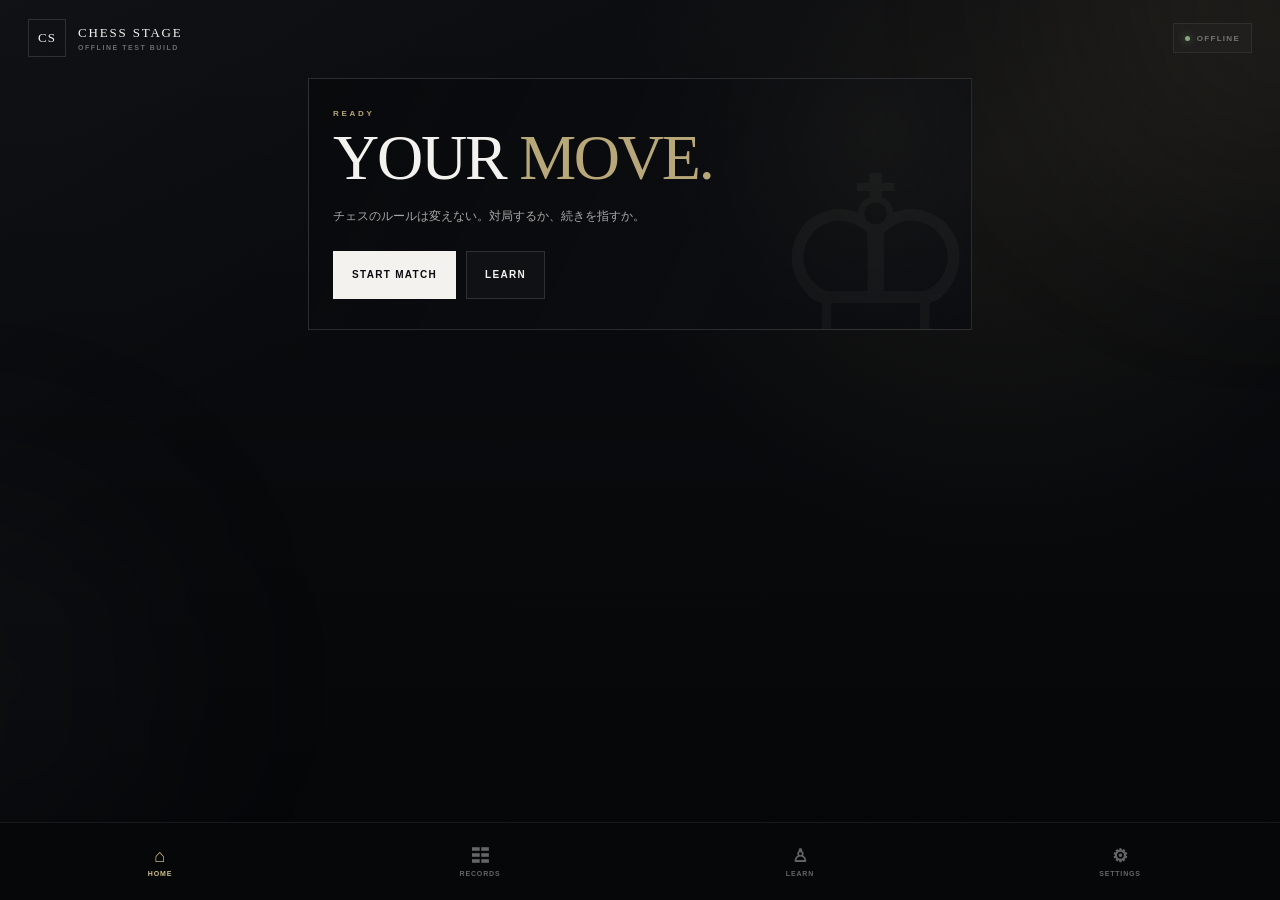
<file: play.html>
<!DOCTYPE html>
<html lang="ja">
<head>
  <meta charset="UTF-8">
  <meta name="viewport" content="width=device-width, initial-scale=1.0, viewport-fit=cover">
  <meta name="theme-color" content="#08090b">
  <title>CHESS STAGE — PLAY</title>
  <style>
    html,
    body {
      width: 100%;
      height: 100%;
      margin: 0;
      overflow: hidden;
      background: #08090b;
    }

    iframe {
      display: block;
      width: 100%;
      height: 100dvh;
      border: 0;
      background: #08090b;
    }
  </style>
</head>
<body>
  <iframe id="easyFrame" src="./easy.html" title="CHESS STAGE"></iframe>

  <script>
    const easyFrame = document.getElementById("easyFrame");

    function installCpuControls() {
      const easyDocument = easyFrame.contentDocument;
      if (!easyDocument) return;

      const gameFrame = easyDocument.getElementById("gameFrame");
      if (!gameFrame) return;

      function patchGameFrame() {
        const gameDocument = gameFrame.contentDocument;
        if (!gameDocument || !gameDocument.body) return;

        const patch = gameDocument.createElement("script");
        patch.textContent = `
          (() => {
            const originalFlipButton = document.getElementById("flipBoardButton");
            if (!originalFlipButton) return;

            if (originalFlipButton.dataset.cpuUndoReady === "true") {
              boardFlipped = false;
              renderBoard();
              return;
            }

            const undoButton = originalFlipButton.cloneNode(true);
            originalFlipButton.replaceWith(undoButton);

            undoButton.dataset.cpuUndoReady = "true";
            undoButton.textContent = "↶";
            undoButton.setAttribute("aria-label", "1ターン戻す");
            undoButton.removeAttribute("aria-disabled");
            undoButton.style.opacity = "1";
            undoButton.style.cursor = "pointer";

            boardFlipped = false;
            renderBoard();

            function cleanMove(move) {
              return {
                from: move.from,
                to: move.to,
                promotion: move.promotion,
                enPassant: move.enPassant,
                castle: move.castle
              };
            }

            function undoPlayerTurn() {
              if (!game || !game.history || game.history.length === 0) {
                showToast("NO TURN TO UNDO");
                return;
              }

              if (pendingPromotion) {
                showToast("FINISH PROMOTION FIRST");
                return;
              }

              if (game.over) {
                showToast("GAME ALREADY ENDED");
                return;
              }

              const removeCount = game.turn === "b" || cpuThinking ? 1 : 2;
              const keepCount = Math.max(0, game.history.length - removeCount);
              const retainedMoves = game.history
                .slice(0, keepCount)
                .map(cleanMove);

              gameSessionId += 1;
              clearGameTimers();
              cpuThinking = false;
              selectedSquare = null;
              legalTargets = [];
              pendingPromotion = null;
              hidePromotion();
              hideResult();

              let rebuiltGame = createGameFromFen(START_FEN);
              retainedMoves.forEach((move) => {
                rebuiltGame = applyMove(rebuiltGame, move);
              });

              game = rebuiltGame;
              boardFlipped = false;
              renderBoard();
              showToast(removeCount === 1 ? "MOVE UNDONE" : "TURN UNDONE");
            }

            undoButton.addEventListener("click", undoPlayerTurn);
          })();
        `;

        gameDocument.body.appendChild(patch);
      }

      gameFrame.addEventListener("load", patchGameFrame);
      patchGameFrame();
    }

    easyFrame.addEventListener("load", installCpuControls);
  </script>
</body>
</html>
</file>
<file: style.css>
:root {
  --black: #08090b;
  --black-deep: #050608;
  --black-soft: #0d0f13;
  --panel: rgba(17, 19, 24, 0.72);
  --panel-solid: #111318;
  --panel-raised: #171a20;
  --line: rgba(255, 255, 255, 0.13);
  --line-soft: rgba(255, 255, 255, 0.07);
  --white: #f3f2ee;
  --white-soft: rgba(243, 242, 238, 0.68);
  --white-muted: rgba(243, 242, 238, 0.4);
  --accent: #b7a779;
  --accent-bright: #d0be89;
  --danger: #b43a43;
  --success: #88a67b;
  --blue: #7d91ad;
  --page-padding: 20px;
  --nav-height: 78px;
  --safe-top: env(safe-area-inset-top, 0px);
  --safe-bottom: env(safe-area-inset-bottom, 0px);
  --ease: cubic-bezier(0.22, 1, 0.36, 1);
}

* { box-sizing: border-box; -webkit-tap-highlight-color: transparent; }
html, body { width: 100%; min-height: 100%; margin: 0; background: var(--black); }
body {
  overflow-x: hidden;
  color: var(--white);
  font-family: -apple-system, BlinkMacSystemFont, "Segoe UI", "Helvetica Neue", Arial, sans-serif;
}
button, input, select, textarea { font: inherit; }
button { color: inherit; }
button, a { touch-action: manipulation; }
button:focus-visible, input:focus-visible, select:focus-visible, textarea:focus-visible {
  outline: 2px solid var(--accent-bright);
  outline-offset: 2px;
}

.app-shell {
  position: relative;
  min-height: 100dvh;
  overflow: hidden;
  background:
    linear-gradient(145deg, rgba(255,255,255,.025), transparent 34%),
    radial-gradient(circle at 78% 18%, rgba(183,167,121,.08), transparent 32%),
    linear-gradient(180deg, #0b0c0f 0%, #08090b 58%, #050608 100%);
}
.app-shell::before {
  content: "";
  position: fixed;
  inset: 0;
  pointer-events: none;
  opacity: .2;
  background-image:
    linear-gradient(rgba(255,255,255,.012) 1px, transparent 1px),
    linear-gradient(90deg, rgba(255,255,255,.012) 1px, transparent 1px);
  background-size: 48px 48px;
}
.ambient { position: fixed; border-radius: 50%; filter: blur(100px); pointer-events: none; }
.ambient-one { width: 420px; height: 420px; top: -210px; right: -210px; background: rgba(139,125,84,.12); }
.ambient-two { width: 380px; height: 380px; bottom: 30px; left: -230px; background: rgba(67,75,91,.09); }

.screen { position: relative; z-index: 2; display: none; min-height: 100dvh; width: 100%; }
.screen.active { display: flex; flex-direction: column; }

.top-header {
  display: flex;
  align-items: center;
  justify-content: space-between;
  min-height: calc(70px + var(--safe-top));
  padding: max(14px, var(--safe-top)) var(--page-padding) 8px;
}
.brand-button {
  display: flex;
  align-items: center;
  gap: 12px;
  border: 0;
  padding: 0;
  background: transparent;
  text-align: left;
  cursor: pointer;
}
.brand-mark {
  display: grid;
  place-items: center;
  width: 38px;
  height: 38px;
  border: 1px solid var(--line);
  font-family: Georgia, "Times New Roman", serif;
  font-size: 13px;
  letter-spacing: .08em;
}
.brand-copy { display: flex; flex-direction: column; gap: 3px; }
.brand-copy strong { font-family: Georgia, "Times New Roman", serif; font-size: 13px; font-weight: 400; letter-spacing: .14em; }
.brand-copy small { color: var(--white-muted); font-size: 7px; font-weight: 700; letter-spacing: .22em; }
.offline-chip {
  display: inline-flex;
  align-items: center;
  gap: 7px;
  height: 30px;
  border: 1px solid var(--line-soft);
  padding: 0 11px;
  color: var(--white-muted);
  font-size: 8px;
  font-weight: 700;
  letter-spacing: .16em;
  background: rgba(255,255,255,.02);
}
.offline-chip i { width: 5px; height: 5px; border-radius: 50%; background: var(--success); box-shadow: 0 0 8px rgba(136,166,123,.65); }

.view-root {
  flex: 1;
  width: 100%;
  max-width: 720px;
  margin: 0 auto;
  padding: 8px var(--page-padding) calc(var(--nav-height) + var(--safe-bottom) + 26px);
}
.page { animation: page-in .24s var(--ease); }
@keyframes page-in { from { opacity: 0; transform: translateY(5px); } to { opacity: 1; transform: translateY(0); } }

.eyebrow { display: block; margin-bottom: 9px; color: var(--accent); font-size: 8px; font-weight: 800; letter-spacing: .34em; }
.page-head { display: flex; align-items: flex-end; justify-content: space-between; gap: 16px; margin: 8px 0 22px; }
.page-head h1, .hero-title, .dialog h2 {
  margin: 0;
  font-family: Georgia, "Times New Roman", serif;
  font-weight: 400;
  letter-spacing: -.035em;
}
.page-head h1 { font-size: clamp(34px, 10vw, 54px); line-height: 1; }
.page-head p { margin: 9px 0 0; color: var(--white-soft); font-size: 12px; line-height: 1.6; }
.text-button, .link-button {
  border: 0;
  padding: 6px 0;
  background: transparent;
  color: var(--accent-bright);
  font-size: 9px;
  font-weight: 700;
  letter-spacing: .12em;
  cursor: pointer;
}

.hero {
  position: relative;
  overflow: hidden;
  min-height: 214px;
  border: 1px solid var(--line);
  padding: 30px 24px;
  background:
    linear-gradient(115deg, rgba(8,9,11,.92), rgba(8,9,11,.56)),
    radial-gradient(circle at 85% 20%, rgba(183,167,121,.17), transparent 35%),
    #111319;
}
.hero::after {
  content: "♔";
  position: absolute;
  right: -12px;
  bottom: -58px;
  color: rgba(243,242,238,.035);
  font-family: Georgia, serif;
  font-size: 240px;
  line-height: 1;
}
.hero > * { position: relative; z-index: 1; }
.hero-title { max-width: 430px; font-size: clamp(38px, 11vw, 64px); line-height: .98; }
.hero-title span { color: var(--accent); }
.hero-copy { max-width: 430px; margin: 16px 0 0; color: var(--white-soft); font-size: 12px; line-height: 1.75; }
.hero-actions { display: flex; flex-wrap: wrap; gap: 10px; margin-top: 24px; }

.primary-button, .secondary-button, .danger-button {
  min-height: 48px;
  border: 1px solid transparent;
  padding: 0 18px;
  font-size: 10px;
  font-weight: 800;
  letter-spacing: .13em;
  cursor: pointer;
  transition: transform .12s ease, background .15s ease, border-color .15s ease;
}
.primary-button:active, .secondary-button:active, .danger-button:active { transform: scale(.98); }
.primary-button { background: var(--white); color: #0b0c0f; }
.secondary-button { border-color: var(--line); background: rgba(255,255,255,.025); color: var(--white); }
.danger-button { border-color: rgba(180,58,67,.45); background: rgba(180,58,67,.1); color: #e9a7ac; }
.full { width: 100%; }

.section { margin-top: 26px; }
.section-head { display: flex; align-items: center; justify-content: space-between; gap: 12px; margin-bottom: 12px; }
.section-head h2 { margin: 0; font-family: Georgia, "Times New Roman", serif; font-size: 21px; font-weight: 400; }
.section-head span { color: var(--white-muted); font-size: 9px; letter-spacing: .1em; }

.continue-card {
  display: grid;
  grid-template-columns: 1fr auto;
  gap: 18px;
  align-items: center;
  border: 1px solid rgba(183,167,121,.36);
  padding: 18px;
  background: linear-gradient(120deg, rgba(183,167,121,.09), rgba(255,255,255,.018));
}
.continue-card strong { display: block; font-family: Georgia, serif; font-size: 20px; font-weight: 400; }
.continue-card p { margin: 7px 0 0; color: var(--white-soft); font-size: 11px; line-height: 1.5; }
.continue-card button { min-width: 90px; }

.builder {
  border: 1px solid var(--line);
  background: var(--panel);
  backdrop-filter: blur(18px);
  -webkit-backdrop-filter: blur(18px);
}
.builder-row { padding: 17px; border-bottom: 1px solid var(--line-soft); }
.builder-row:last-child { border-bottom: 0; }
.builder-label { display: flex; justify-content: space-between; align-items: center; margin-bottom: 12px; }
.builder-label strong { font-size: 10px; letter-spacing: .15em; }
.builder-label small { color: var(--white-muted); font-size: 8px; }
.choice-row { display: grid; grid-template-columns: repeat(var(--columns, 3), minmax(0, 1fr)); gap: 8px; }
.choice-button {
  min-height: 46px;
  border: 1px solid var(--line-soft);
  padding: 7px 8px;
  background: rgba(255,255,255,.018);
  color: var(--white-soft);
  text-align: center;
  cursor: pointer;
}
.choice-button b { display: block; color: inherit; font-size: 10px; letter-spacing: .06em; }
.choice-button small { display: block; margin-top: 4px; color: var(--white-muted); font-size: 7px; }
.choice-button.active { border-color: rgba(183,167,121,.65); background: rgba(183,167,121,.13); color: var(--white); }
.builder-start { width: 100%; min-height: 58px; }

.quick-grid { display: grid; grid-template-columns: repeat(2, minmax(0,1fr)); gap: 10px; }
.quick-card {
  display: flex;
  align-items: center;
  gap: 14px;
  min-height: 86px;
  border: 1px solid var(--line-soft);
  padding: 16px;
  background: rgba(255,255,255,.018);
  text-align: left;
  cursor: pointer;
}
.quick-card .quick-icon { display: grid; place-items: center; width: 38px; height: 38px; border: 1px solid var(--line); color: var(--accent); font-size: 20px; flex: 0 0 auto; }
.quick-card b { display: block; font-size: 12px; letter-spacing: .06em; }
.quick-card small { display: block; margin-top: 5px; color: var(--white-muted); font-size: 8px; line-height: 1.45; }

.stat-grid { display: grid; grid-template-columns: repeat(3, 1fr); gap: 8px; }
.stat-card { border: 1px solid var(--line-soft); padding: 14px 10px; background: rgba(255,255,255,.015); text-align: center; }
.stat-card strong { display: block; font-family: Georgia, serif; font-size: 24px; font-weight: 400; }
.stat-card span { display: block; margin-top: 5px; color: var(--white-muted); font-size: 7px; letter-spacing: .12em; }

.record-list, .lesson-list, .settings-list { display: flex; flex-direction: column; gap: 10px; }
.record-card {
  display: grid;
  grid-template-columns: 48px 1fr auto;
  gap: 13px;
  align-items: center;
  width: 100%;
  border: 1px solid var(--line-soft);
  padding: 14px;
  background: rgba(255,255,255,.018);
  text-align: left;
  cursor: pointer;
}
.record-result { display: grid; place-items: center; width: 48px; height: 48px; border: 1px solid var(--line); font-family: Georgia, serif; font-size: 17px; }
.record-result.win { color: #b9d2ad; border-color: rgba(136,166,123,.5); }
.record-result.loss { color: #e7a7ad; border-color: rgba(180,58,67,.45); }
.record-result.draw { color: var(--accent-bright); border-color: rgba(183,167,121,.5); }
.record-copy strong { display: block; font-size: 12px; }
.record-copy span { display: block; margin-top: 5px; color: var(--white-muted); font-size: 8px; line-height: 1.45; }
.record-arrow { color: var(--white-muted); font-size: 18px; }

.empty-state { border: 1px dashed var(--line); padding: 30px 20px; text-align: center; }
.empty-state strong { display: block; font-family: Georgia, serif; font-size: 21px; font-weight: 400; }
.empty-state p { margin: 10px auto 0; max-width: 360px; color: var(--white-muted); font-size: 10px; line-height: 1.7; }

.lesson-card {
  display: grid;
  grid-template-columns: 44px 1fr auto;
  align-items: center;
  gap: 14px;
  border: 1px solid var(--line-soft);
  padding: 16px;
  background: rgba(255,255,255,.018);
}
.lesson-number { display: grid; place-items: center; width: 44px; height: 44px; border: 1px solid var(--line); color: var(--accent); font-family: Georgia, serif; font-size: 18px; }
.lesson-copy strong { display: block; font-size: 12px; }
.lesson-copy p { margin: 6px 0 0; color: var(--white-muted); font-size: 9px; line-height: 1.55; }
.lesson-card button { min-width: 72px; min-height: 38px; }
.rule-grid { display: grid; grid-template-columns: repeat(2, minmax(0,1fr)); gap: 9px; }
.rule-card { border: 1px solid var(--line-soft); padding: 15px; background: rgba(255,255,255,.015); }
.rule-card b { display: block; color: var(--accent); font-family: Georgia, serif; font-size: 22px; font-weight: 400; }
.rule-card strong { display: block; margin-top: 8px; font-size: 10px; }
.rule-card p { margin: 7px 0 0; color: var(--white-muted); font-size: 8px; line-height: 1.55; }

.settings-group { border: 1px solid var(--line-soft); background: rgba(255,255,255,.015); }
.settings-row {
  display: flex;
  align-items: center;
  justify-content: space-between;
  gap: 20px;
  min-height: 64px;
  border-bottom: 1px solid var(--line-soft);
  padding: 13px 15px;
}
.settings-row:last-child { border-bottom: 0; }
.settings-copy strong { display: block; font-size: 11px; }
.settings-copy small { display: block; margin-top: 5px; color: var(--white-muted); font-size: 8px; line-height: 1.45; }
.toggle {
  position: relative;
  width: 48px;
  height: 28px;
  border: 1px solid var(--line);
  border-radius: 999px;
  padding: 0;
  background: rgba(255,255,255,.025);
  flex: 0 0 auto;
  cursor: pointer;
}
.toggle::after { content: ""; position: absolute; top: 4px; left: 4px; width: 18px; height: 18px; border-radius: 50%; background: var(--white-muted); transition: transform .2s var(--ease), background .2s ease; }
.toggle.active { border-color: rgba(183,167,121,.55); background: rgba(183,167,121,.12); }
.toggle.active::after { transform: translateX(20px); background: var(--accent-bright); }
.select-control { min-width: 120px; height: 38px; border: 1px solid var(--line); padding: 0 10px; background: #111318; color: var(--white); font-size: 10px; }

.bottom-nav {
  position: fixed;
  z-index: 30;
  right: 0;
  bottom: 0;
  left: 0;
  display: grid;
  grid-template-columns: repeat(4,1fr);
  height: calc(var(--nav-height) + var(--safe-bottom));
  border-top: 1px solid var(--line-soft);
  padding-bottom: var(--safe-bottom);
  background: rgba(7,8,10,.94);
  backdrop-filter: blur(18px);
  -webkit-backdrop-filter: blur(18px);
}
.nav-button { display: flex; align-items: center; justify-content: center; flex-direction: column; gap: 5px; border: 0; background: transparent; color: var(--white-muted); font-size: 7px; font-weight: 700; letter-spacing: .12em; cursor: pointer; }
.nav-icon { font-size: 18px; line-height: 1; }
.nav-button.active { color: var(--accent-bright); }

/* GAME */
.game-screen { min-height: 100dvh; background: linear-gradient(180deg, #0c0e12, #07080a); }
.game-header {
  display: grid;
  grid-template-columns: 46px 1fr 46px;
  align-items: center;
  gap: 10px;
  min-height: calc(68px + var(--safe-top));
  padding: max(12px, var(--safe-top)) 14px 8px;
}
.icon-button { display: grid; place-items: center; width: 44px; height: 44px; border: 1px solid var(--line); background: rgba(255,255,255,.02); font-size: 18px; cursor: pointer; }
.game-title-block { min-width: 0; text-align: center; }
.game-title-block span { display: block; color: var(--white-muted); font-size: 7px; font-weight: 700; letter-spacing: .2em; }
.game-title-block strong { display: block; overflow: hidden; margin-top: 5px; font-size: 10px; font-weight: 700; letter-spacing: .13em; text-overflow: ellipsis; white-space: nowrap; }
.game-title-block strong.check { color: #e6a0a6; }
.game-main { width: 100%; max-width: 720px; margin: 0 auto; padding: 2px 12px calc(24px + var(--safe-bottom)); }
.player-strip { display: grid; grid-template-columns: 42px 1fr auto; align-items: center; gap: 11px; min-height: 61px; padding: 8px 4px; }
.player-avatar { display: grid; place-items: center; width: 40px; height: 40px; border: 1px solid var(--line); background: rgba(255,255,255,.02); font-family: Georgia, serif; font-size: 24px; }
.player-copy { min-width: 0; }
.player-copy strong { display: block; font-size: 10px; letter-spacing: .12em; }
.captured-line { display: block; overflow: hidden; min-height: 16px; margin-top: 4px; color: var(--white-muted); font-family: Georgia, serif; font-size: 15px; letter-spacing: -1px; text-overflow: ellipsis; white-space: nowrap; }
.player-clock { min-width: 76px; border: 1px solid var(--line-soft); padding: 8px 10px; color: var(--white-soft); font-variant-numeric: tabular-nums; font-size: 18px; font-weight: 600; letter-spacing: .03em; text-align: center; }
.player-clock.active { border-color: rgba(183,167,121,.55); background: rgba(183,167,121,.09); color: var(--white); }
.player-clock.low { border-color: rgba(180,58,67,.65); color: #efabb1; animation: clock-pulse 1s infinite; }
@keyframes clock-pulse { 50% { opacity: .64; } }

.board-stage { position: relative; width: 100%; }
.chess-board {
  display: grid;
  grid-template-columns: repeat(8,1fr);
  width: 100%;
  max-width: min(94vw, 620px);
  aspect-ratio: 1;
  margin: 0 auto;
  border: 1px solid rgba(255,255,255,.2);
  box-shadow: 0 20px 60px rgba(0,0,0,.38);
}
.square { position: relative; display: grid; place-items: center; min-width: 0; min-height: 0; border: 0; padding: 0; cursor: pointer; }
.square.light { background: #c7c1b1; }
.square.dark { background: #4f555b; }
.square::after { content: ""; position: absolute; inset: 0; pointer-events: none; }
.square.selected::after { box-shadow: inset 0 0 0 4px rgba(183,167,121,.9); background: rgba(183,167,121,.18); }
.square.last::after { background: rgba(197,174,82,.28); }
.square.legal::before { content: ""; position: absolute; z-index: 3; width: 22%; height: 22%; border-radius: 50%; background: rgba(23,27,31,.5); }
.square.capture::before { content: ""; position: absolute; z-index: 3; inset: 8%; border: 4px solid rgba(131,43,50,.68); border-radius: 50%; }
.square.check::after { background: radial-gradient(circle, rgba(189,52,61,.72), rgba(189,52,61,.16) 58%, transparent 70%); }
.piece { position: relative; z-index: 2; transform: translateY(-1%); font-family: Georgia, "Times New Roman", serif; font-size: clamp(28px, 10vw, 64px); line-height: 1; user-select: none; -webkit-user-select: none; }
.piece.white { color: #faf8f1; text-shadow: 0 1px 0 #111, 0 0 2px #111, 0 2px 5px rgba(0,0,0,.45); }
.piece.black { color: #17191c; text-shadow: 0 1px 0 rgba(255,255,255,.34), 0 0 1px rgba(255,255,255,.45); }
.coordinate { position: absolute; z-index: 4; color: rgba(11,12,15,.58); font-size: clamp(6px, 1.7vw, 9px); font-weight: 800; line-height: 1; pointer-events: none; }
.square.dark .coordinate { color: rgba(246,244,237,.58); }
.coordinate.file { right: 3px; bottom: 3px; }
.coordinate.rank { top: 3px; left: 3px; }
.thinking-badge { position: absolute; z-index: 8; top: 12px; left: 50%; display: flex; align-items: center; gap: 7px; border: 1px solid var(--line); padding: 8px 12px; background: rgba(8,9,11,.88); color: var(--white-soft); font-size: 8px; font-weight: 700; letter-spacing: .13em; opacity: 0; transform: translate(-50%,-7px); pointer-events: none; transition: opacity .15s ease, transform .2s var(--ease); }
.thinking-badge.visible { opacity: 1; transform: translate(-50%,0); }
.thinking-badge i { width: 6px; height: 6px; border-radius: 50%; background: var(--accent); animation: think 1s infinite; }
@keyframes think { 50% { opacity: .2; } }

.game-toolbar { display: grid; grid-template-columns: repeat(auto-fit, minmax(70px, 1fr)); gap: 7px; margin-top: 10px; }
.tool-button { min-height: 52px; border: 1px solid var(--line-soft); background: rgba(255,255,255,.018); color: var(--white-muted); cursor: pointer; }
.tool-button span { display: block; font-size: 17px; }
.tool-button small { display: block; margin-top: 4px; font-size: 7px; font-weight: 700; letter-spacing: .12em; }
.tool-button.active { border-color: rgba(183,167,121,.5); color: var(--accent-bright); background: rgba(183,167,121,.08); }
.tool-button:disabled { opacity: .28; cursor: default; }
.move-panel { margin-top: 10px; border: 1px solid var(--line-soft); background: rgba(255,255,255,.014); }
.move-panel-head { display: flex; align-items: center; justify-content: space-between; min-height: 40px; border-bottom: 1px solid var(--line-soft); padding: 0 12px; color: var(--white-muted); font-size: 7px; font-weight: 700; letter-spacing: .14em; }
.move-list { display: grid; grid-template-columns: 34px 1fr 1fr; max-height: 170px; overflow-y: auto; padding: 7px 10px 10px; font-size: 11px; }
.move-number, .move-san { min-height: 28px; padding: 7px 5px; border-bottom: 1px solid rgba(255,255,255,.035); }
.move-number { color: var(--white-muted); }
.move-san { color: var(--white-soft); }
.move-san.latest { color: var(--accent-bright); }
.empty-copy { grid-column: 1/-1; margin: 10px 0; color: var(--white-muted); font-size: 9px; text-align: center; }

/* MODALS */
.modal-root { position: relative; z-index: 80; }
.modal-backdrop, .overlay { position: fixed; z-index: 80; inset: 0; display: grid; place-items: end center; padding: 18px 14px calc(18px + var(--safe-bottom)); background: rgba(0,0,0,.72); backdrop-filter: blur(10px); -webkit-backdrop-filter: blur(10px); }
.modal-panel, .dialog { width: min(100%, 560px); max-height: min(86dvh, 760px); overflow-y: auto; border: 1px solid var(--line); padding: 20px; background: #101217; box-shadow: 0 24px 80px rgba(0,0,0,.48); animation: modal-in .22s var(--ease); }
@keyframes modal-in { from { opacity: 0; transform: translateY(14px); } to { opacity: 1; transform: translateY(0); } }
.modal-head { display: flex; justify-content: space-between; align-items: center; gap: 15px; margin-bottom: 18px; }
.modal-head h2 { margin: 0; font-family: Georgia, serif; font-size: 25px; font-weight: 400; }
.close-button { display: grid; place-items: center; width: 38px; height: 38px; border: 1px solid var(--line); background: transparent; font-size: 20px; cursor: pointer; }
.modal-section { margin-top: 18px; }
.modal-section:first-of-type { margin-top: 0; }
.modal-section h3 { margin: 0 0 9px; color: var(--white-soft); font-size: 9px; letter-spacing: .14em; }
.menu-list { display: flex; flex-direction: column; border: 1px solid var(--line-soft); }
.menu-button { display: flex; align-items: center; justify-content: space-between; min-height: 54px; border: 0; border-bottom: 1px solid var(--line-soft); padding: 0 14px; background: transparent; text-align: left; cursor: pointer; }
.menu-button:last-child { border-bottom: 0; }
.menu-button span { font-size: 11px; }
.menu-button small { color: var(--white-muted); font-size: 8px; }
.menu-button.danger { color: #e9a7ac; }
.detail-grid { display: grid; grid-template-columns: 1fr 1fr; gap: 8px; }
.detail-item { border: 1px solid var(--line-soft); padding: 12px; }
.detail-item span { display: block; color: var(--white-muted); font-size: 7px; letter-spacing: .12em; }
.detail-item strong { display: block; margin-top: 7px; font-family: Georgia, serif; font-size: 18px; font-weight: 400; }
.pgn-box { width: 100%; min-height: 150px; border: 1px solid var(--line); padding: 12px; resize: vertical; background: #08090c; color: var(--white-soft); font-family: ui-monospace, SFMono-Regular, Menlo, monospace; font-size: 9px; line-height: 1.6; }

.overlay { visibility: hidden; opacity: 0; pointer-events: none; transition: opacity .18s ease, visibility .18s ease; }
.overlay.visible { visibility: visible; opacity: 1; pointer-events: auto; }
.dialog { text-align: center; }
.dialog h2 { margin-top: 8px; font-size: 36px; }
.dialog > p { margin: 12px 0 0; color: var(--white-soft); font-size: 11px; letter-spacing: .1em; }
.promotion-choices { display: grid; grid-template-columns: repeat(4,1fr); gap: 8px; margin-top: 22px; }
.promotion-choice { aspect-ratio: 1; border: 1px solid var(--line); background: rgba(255,255,255,.02); font-family: Georgia, serif; font-size: 42px; cursor: pointer; }
.result-summary { display: grid; grid-template-columns: repeat(2,1fr); gap: 8px; margin: 20px 0; }
.result-summary div { border: 1px solid var(--line-soft); padding: 12px; }
.result-summary span { display: block; color: var(--white-muted); font-size: 7px; letter-spacing: .12em; }
.result-summary strong { display: block; margin-top: 7px; font-family: Georgia, serif; font-size: 20px; font-weight: 400; }
.dialog-actions { display: grid; grid-template-columns: 1fr 1fr; gap: 8px; margin-top: 8px; }

.toast { position: fixed; z-index: 120; right: 18px; bottom: calc(var(--nav-height) + var(--safe-bottom) + 16px); left: 18px; display: flex; align-items: center; justify-content: center; min-height: 44px; border: 1px solid var(--line); padding: 9px 14px; background: rgba(14,16,20,.96); color: var(--white-soft); font-size: 10px; letter-spacing: .05em; opacity: 0; transform: translateY(10px); pointer-events: none; transition: opacity .18s ease, transform .22s var(--ease); }
.toast.visible { opacity: 1; transform: translateY(0); }
.game-screen.active ~ .toast { bottom: calc(18px + var(--safe-bottom)); }

@media (min-width: 720px) {
  :root { --page-padding: 28px; }
  .quick-grid { grid-template-columns: repeat(4,1fr); }
  .modal-backdrop, .overlay { place-items: center; }
  .game-main { padding-left: 24px; padding-right: 24px; }
}

@media (max-width: 390px) {
  .hero { padding: 26px 19px; }
  .choice-button small { display: none; }
  .player-clock { min-width: 68px; font-size: 16px; }
  .piece { font-size: clamp(27px, 10vw, 48px); }
}

@media (prefers-reduced-motion: reduce) {
  *, *::before, *::after { scroll-behavior: auto !important; animation-duration: .01ms !important; animation-iteration-count: 1 !important; transition-duration: .01ms !important; }
}
</file>
<file: board-polish.css>
/* Board-first mobile polish */

.game-main {
  max-width: 760px;
  padding: 0 4px calc(18px + var(--safe-bottom));
}

.player-strip {
  grid-template-columns: 34px minmax(0, 1fr) auto;
  gap: 8px;
  min-height: 48px;
  padding: 4px 6px;
}

.player-avatar {
  width: 32px;
  height: 32px;
  font-size: 20px;
}

.player-copy strong {
  font-size: 9px;
  letter-spacing: .1em;
}

.captured-line {
  min-height: 13px;
  margin-top: 2px;
  font-size: 12px;
}

.player-clock {
  min-width: 64px;
  padding: 6px 8px;
  font-size: 15px;
}

.board-stage {
  width: 100%;
}

.chess-board {
  grid-template-columns: repeat(8, minmax(0, 1fr));
  grid-template-rows: repeat(8, minmax(0, 1fr));
  grid-auto-rows: minmax(0, 1fr);
  width: min(100%, calc(100vw - 8px));
  max-width: 680px;
  aspect-ratio: 1 / 1;
}

.square {
  overflow: hidden;
  width: 100%;
  height: 100%;
  min-width: 0;
  min-height: 0;
}

.piece {
  font-size: clamp(27px, 10.8vw, 68px);
}

.game-toolbar {
  gap: 5px;
  margin-top: 7px;
}

.tool-button {
  min-height: 42px;
}

.tool-button span {
  font-size: 14px;
}

.tool-button small {
  margin-top: 2px;
  font-size: 6px;
}

.move-panel {
  margin-top: 7px;
}

.move-panel-head {
  min-height: 36px;
  padding: 0 10px;
}

.move-panel-actions {
  display: flex;
  align-items: center;
  gap: 12px;
}

.move-panel-toggle {
  border: 0;
  padding: 6px 0;
  background: transparent;
  color: var(--white-muted);
  font-size: 8px;
  font-weight: 800;
  letter-spacing: .12em;
  cursor: pointer;
}

.move-list {
  max-height: 130px;
  transition: max-height .2s var(--ease), opacity .15s ease, padding .2s var(--ease);
}

.move-panel.collapsed .move-list {
  max-height: 0;
  overflow: hidden;
  padding-top: 0;
  padding-bottom: 0;
  opacity: 0;
}

@media (max-width: 430px) {
  .game-header {
    min-height: calc(58px + var(--safe-top));
    padding: max(8px, var(--safe-top)) 8px 4px;
  }

  .icon-button {
    width: 38px;
    height: 38px;
  }

  .game-main {
    padding-right: 2px;
    padding-left: 2px;
  }

  .player-strip {
    padding-right: 4px;
    padding-left: 4px;
  }

  .chess-board {
    width: min(100%, calc(100vw - 4px));
  }
}

@media (max-width: 370px) {
  .player-copy strong {
    font-size: 8px;
  }

  .captured-line {
    font-size: 11px;
  }

  .player-clock {
    min-width: 58px;
    font-size: 14px;
  }
}
</file>
